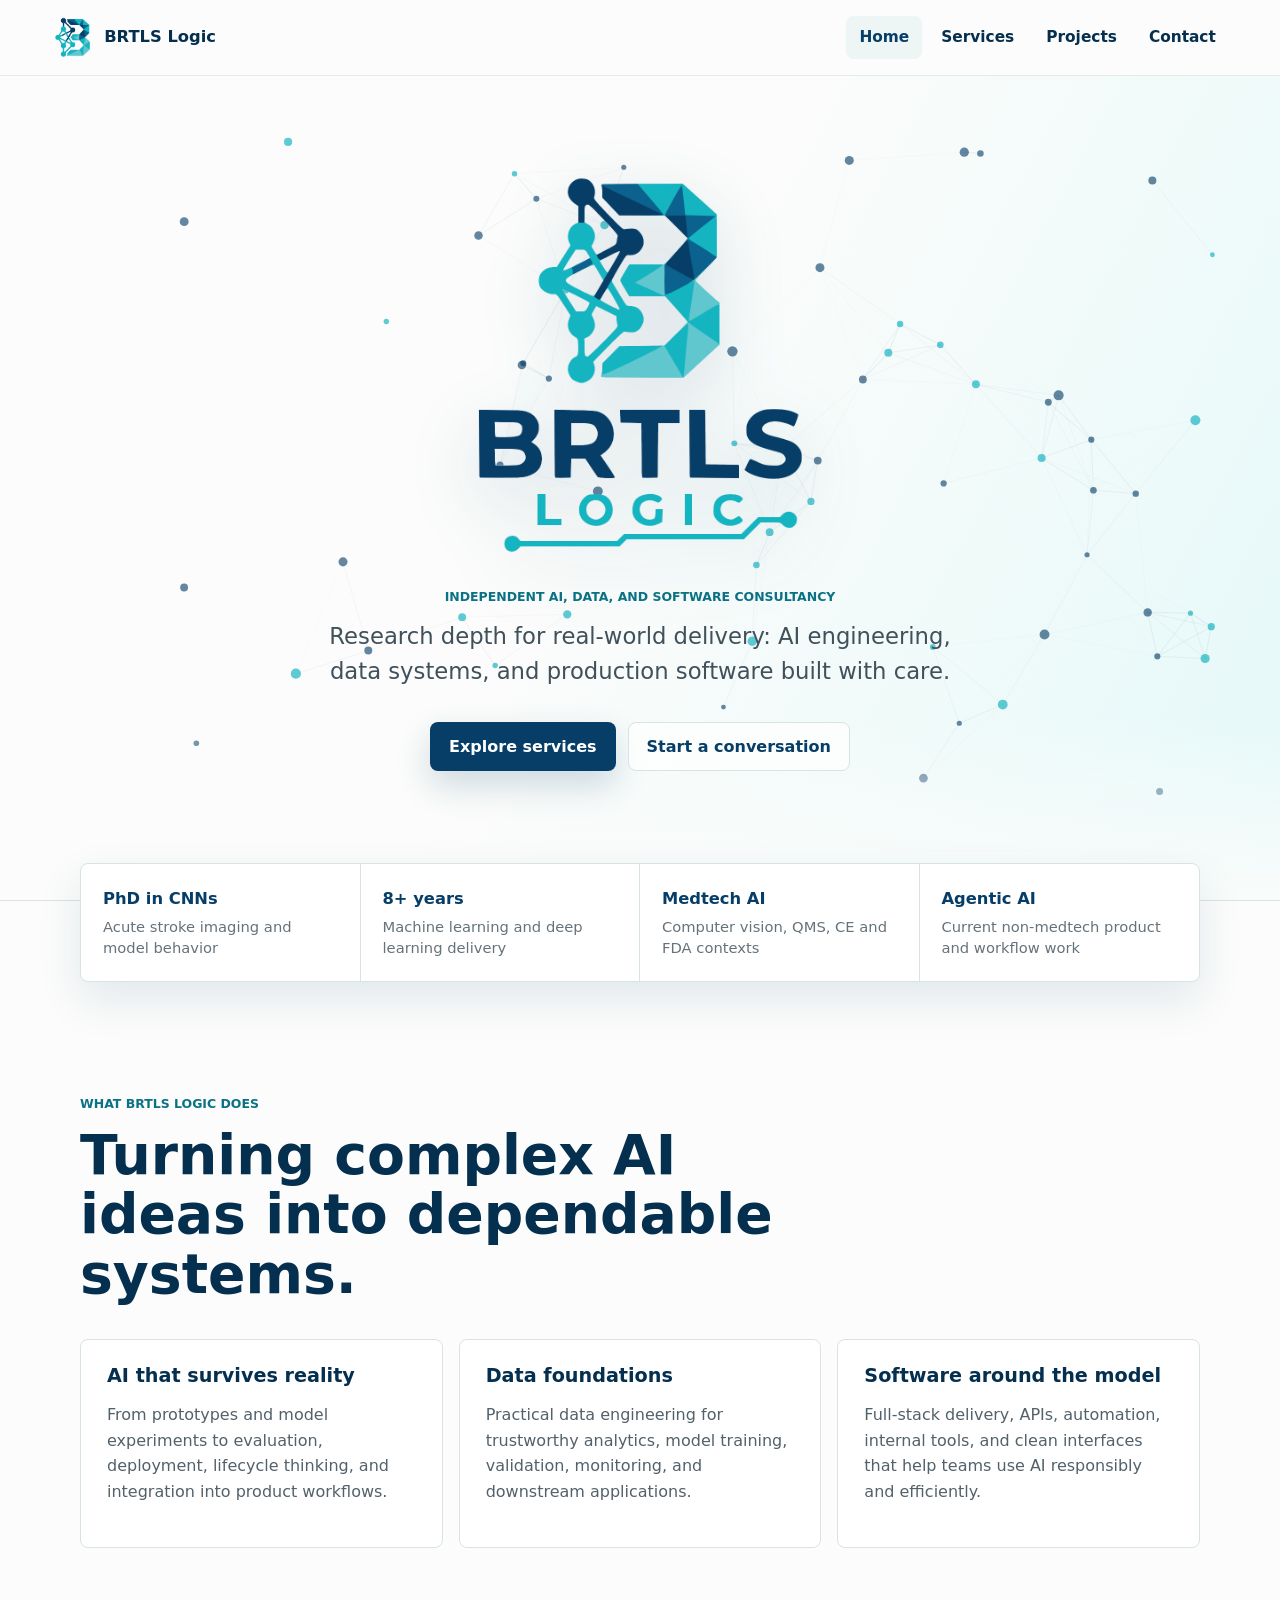
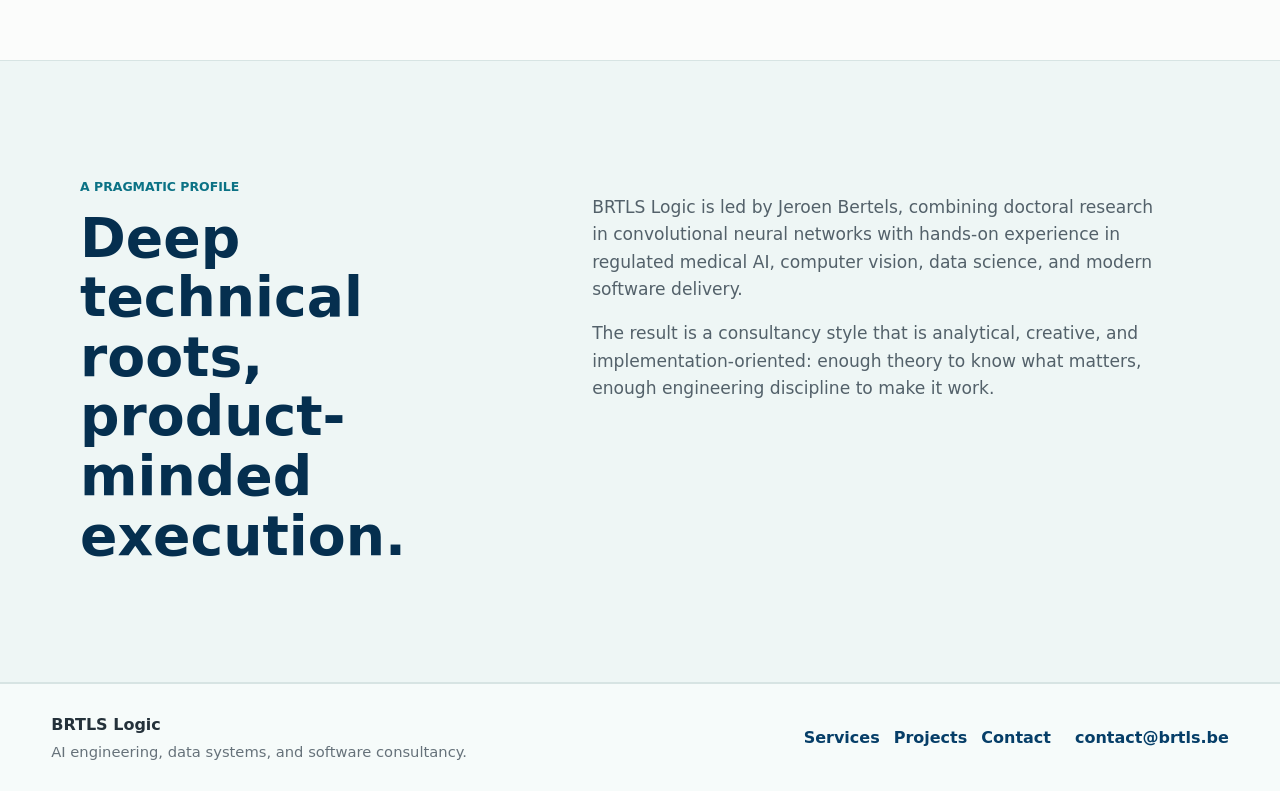
<file: index.html>
<!doctype html>
<html lang="en">
  <head>
    <meta charset="utf-8">
    <meta name="viewport" content="width=device-width, initial-scale=1">
    <meta name="description" content="BRTLS Logic provides consultancy at the intersection of AI engineering, data engineering, data science, and full-stack software development.">
    <link rel="canonical" href="https://brtls.be/">
    <meta property="og:title" content="BRTLS Logic">
    <meta property="og:description" content="AI engineering, data systems, and production software consultancy.">
    <meta property="og:type" content="website">
    <meta property="og:url" content="https://brtls.be/">
    <meta property="og:image" content="https://brtls.be/assets/icon-512.png">
    <title>BRTLS Logic | AI Engineering &amp; Software Consultancy</title>
    <link rel="icon" href="assets/brtls-mark.png" type="image/png">
    <link rel="apple-touch-icon" href="assets/apple-touch-icon.png">
    <link rel="manifest" href="site.webmanifest">
    <link rel="stylesheet" href="assets/styles.css">
    <script src="assets/site.js" defer></script>
  </head>
  <body data-page="home">
    <a class="skip-link" href="#main">Skip to content</a>
    <header class="site-header" data-header>
      <a class="brand" href="index.html" aria-label="BRTLS Logic home">
        <span class="brand__mark"><img src="assets/brtls-mark.png" alt=""></span>
        <span class="brand__word">BRTLS Logic</span>
      </a>
      <button class="nav-toggle" type="button" aria-expanded="false" aria-controls="site-nav" data-nav-toggle>
        <span class="nav-toggle__bar"></span>
        <span class="nav-toggle__bar"></span>
        <span class="nav-toggle__bar"></span>
        <span class="sr-only">Menu</span>
      </button>
      <nav class="site-nav" id="site-nav" data-nav>
        <a href="index.html" aria-current="page">Home</a>
        <a href="services.html">Services</a>
        <a href="projects.html">Projects</a>
        <a href="contact.html">Contact</a>
      </nav>
    </header>

    <main id="main">
      <section class="hero">
        <canvas class="logic-canvas" id="logic-canvas" aria-hidden="true"></canvas>
        <div class="hero__inner">
          <div class="hero__mark" aria-hidden="true">
            <img src="assets/brtls-logo-stack.png" alt="">
          </div>
          <div class="hero__content">
            <p class="eyebrow">Independent AI, data, and software consultancy</p>
            <h1 class="sr-only">BRTLS Logic</h1>
            <p class="hero__lead">
              Research depth for real-world delivery: AI engineering, data systems, and production software built with care.
            </p>
            <div class="hero__actions">
              <a class="button button--primary" href="services.html">Explore services</a>
              <a class="button button--secondary" href="contact.html">Start a conversation</a>
            </div>
          </div>
        </div>
      </section>

      <section class="proof-strip" aria-label="Background highlights">
        <div>
          <strong>PhD in CNNs</strong>
          <span>Acute stroke imaging and model behavior</span>
        </div>
        <div>
          <strong>8+ years</strong>
          <span>Machine learning and deep learning delivery</span>
        </div>
        <div>
          <strong>Medtech AI</strong>
          <span>Computer vision, QMS, CE and FDA contexts</span>
        </div>
        <div>
          <strong>Agentic AI</strong>
          <span>Current non-medtech product and workflow work</span>
        </div>
      </section>

      <section class="section section--intro">
        <div class="section__header">
          <p class="eyebrow">What BRTLS Logic does</p>
          <h2>Turning complex AI ideas into dependable systems.</h2>
        </div>
        <div class="intro-grid">
          <article>
            <h3>AI that survives reality</h3>
            <p>From prototypes and model experiments to evaluation, deployment, lifecycle thinking, and integration into product workflows.</p>
          </article>
          <article>
            <h3>Data foundations</h3>
            <p>Practical data engineering for trustworthy analytics, model training, validation, monitoring, and downstream applications.</p>
          </article>
          <article>
            <h3>Software around the model</h3>
            <p>Full-stack delivery, APIs, automation, internal tools, and clean interfaces that help teams use AI responsibly and efficiently.</p>
          </article>
        </div>
      </section>

      <section class="section section--band">
        <div class="split">
          <div>
            <p class="eyebrow">A pragmatic profile</p>
            <h2>Deep technical roots, product-minded execution.</h2>
          </div>
          <div class="split__copy">
            <p>
              BRTLS Logic is led by Jeroen Bertels, combining doctoral research in convolutional neural networks with hands-on experience in regulated medical AI, computer vision, data science, and modern software delivery.
            </p>
            <p>
              The result is a consultancy style that is analytical, creative, and implementation-oriented: enough theory to know what matters, enough engineering discipline to make it work.
            </p>
          </div>
        </div>
      </section>
    </main>

    <footer class="site-footer">
      <div>
        <strong>BRTLS Logic</strong>
        <p>AI engineering, data systems, and software consultancy.</p>
      </div>
      <nav aria-label="Footer">
        <a href="services.html">Services</a>
        <a href="projects.html">Projects</a>
        <a href="contact.html">Contact</a>
      </nav>
      <a href="mailto:contact@brtls.be">contact@brtls.be</a>
    </footer>
  </body>
</html>
</file>
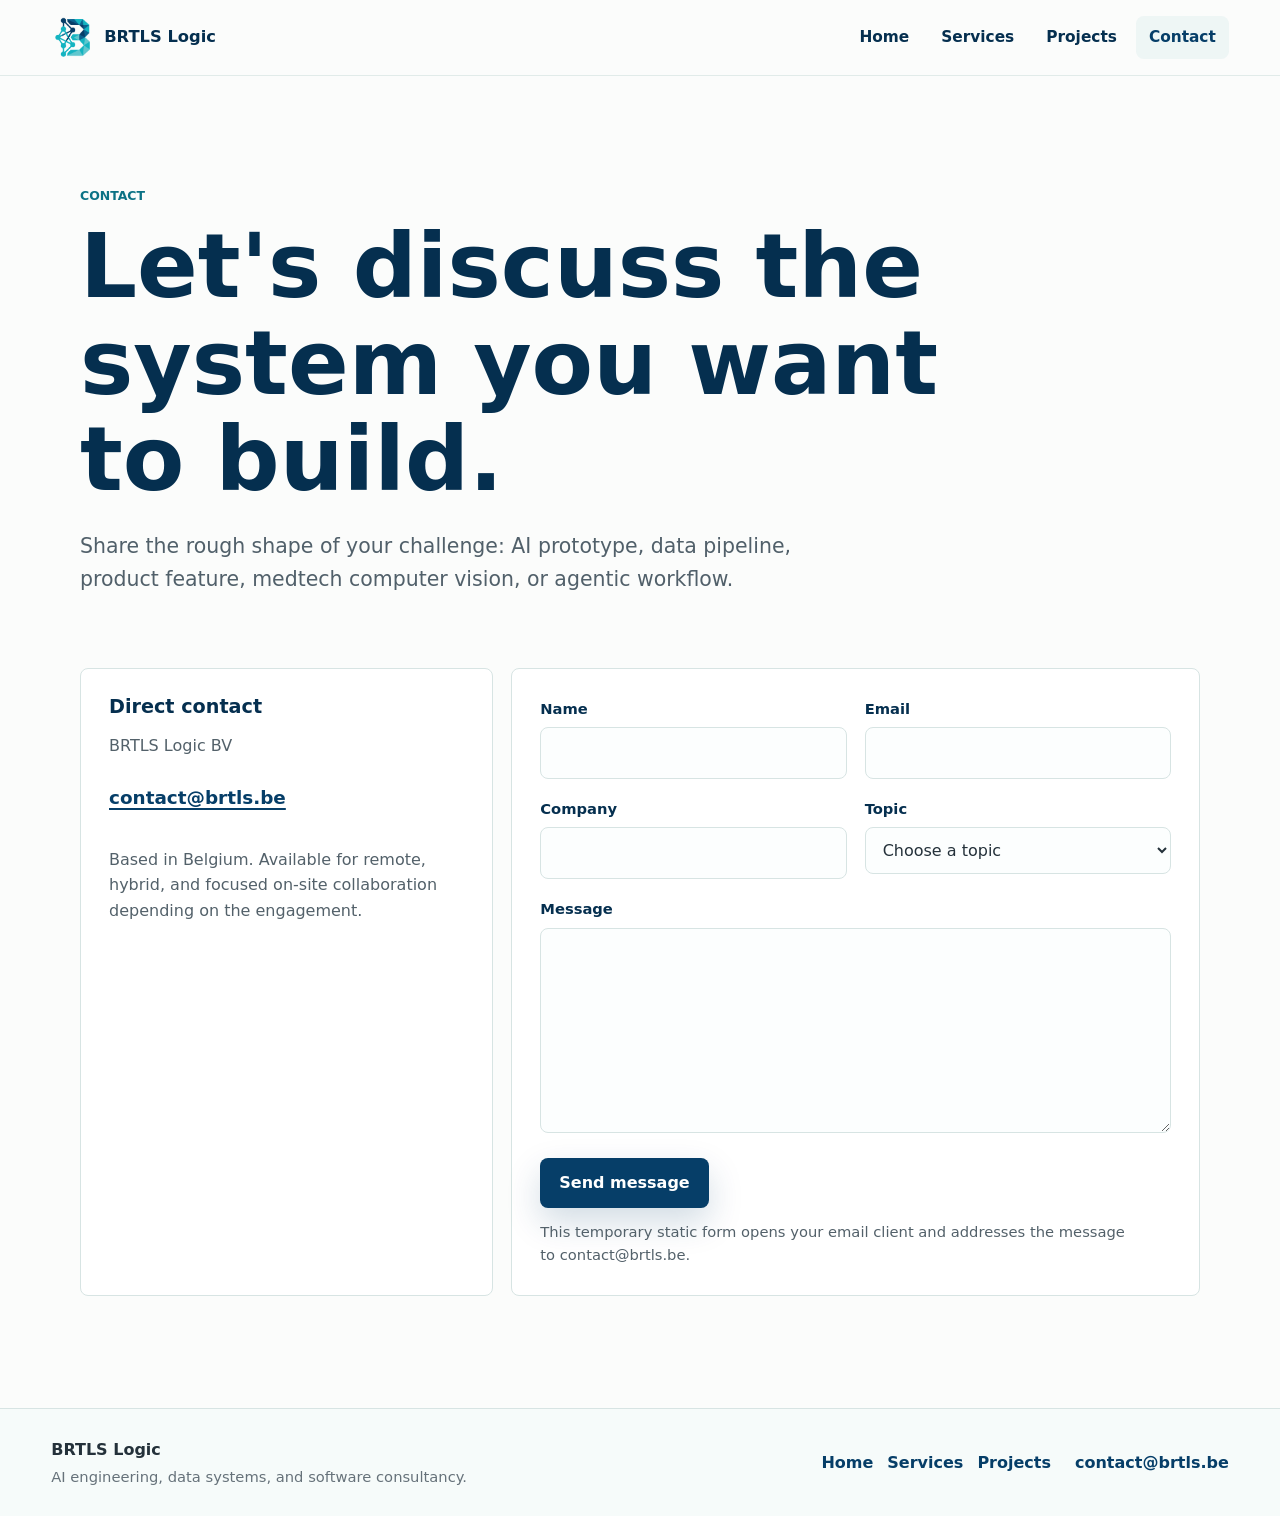
<file: contact.html>
<!doctype html>
<html lang="en">
  <head>
    <meta charset="utf-8">
    <meta name="viewport" content="width=device-width, initial-scale=1">
    <meta name="description" content="Contact BRTLS Logic for AI engineering, data engineering, data science, and software consultancy.">
    <link rel="canonical" href="https://brtls.be/contact.html">
    <meta property="og:title" content="Contact | BRTLS Logic">
    <meta property="og:description" content="Start a conversation with BRTLS Logic.">
    <meta property="og:type" content="website">
    <meta property="og:url" content="https://brtls.be/contact.html">
    <meta property="og:image" content="https://brtls.be/assets/icon-512.png">
    <title>Contact | BRTLS Logic</title>
    <link rel="icon" href="assets/brtls-mark.png" type="image/png">
    <link rel="apple-touch-icon" href="assets/apple-touch-icon.png">
    <link rel="manifest" href="site.webmanifest">
    <link rel="stylesheet" href="assets/styles.css">
    <script src="assets/site.js" defer></script>
  </head>
  <body data-page="contact">
    <a class="skip-link" href="#main">Skip to content</a>
    <header class="site-header" data-header>
      <a class="brand" href="index.html" aria-label="BRTLS Logic home">
        <span class="brand__mark"><img src="assets/brtls-mark.png" alt=""></span>
        <span class="brand__word">BRTLS Logic</span>
      </a>
      <button class="nav-toggle" type="button" aria-expanded="false" aria-controls="site-nav" data-nav-toggle>
        <span class="nav-toggle__bar"></span>
        <span class="nav-toggle__bar"></span>
        <span class="nav-toggle__bar"></span>
        <span class="sr-only">Menu</span>
      </button>
      <nav class="site-nav" id="site-nav" data-nav>
        <a href="index.html">Home</a>
        <a href="services.html">Services</a>
        <a href="projects.html">Projects</a>
        <a href="contact.html" aria-current="page">Contact</a>
      </nav>
    </header>

    <main id="main">
      <section class="page-hero">
        <p class="eyebrow">Contact</p>
        <h1>Let's discuss the system you want to build.</h1>
        <p>
          Share the rough shape of your challenge: AI prototype, data pipeline, product feature, medtech computer vision, or agentic workflow.
        </p>
      </section>

      <section class="contact-layout">
        <aside class="contact-panel">
          <h2>Direct contact</h2>
          <p>BRTLS Logic BV</p>
          <a class="contact-link" href="mailto:contact@brtls.be">contact@brtls.be</a>
          <p class="muted">Based in Belgium. Available for remote, hybrid, and focused on-site collaboration depending on the engagement.</p>
        </aside>

        <form class="contact-form" action="mailto:contact@brtls.be" method="post" enctype="text/plain" data-contact-form>
          <div class="field-group">
            <label for="name">Name</label>
            <input id="name" name="name" autocomplete="name" required>
          </div>
          <div class="field-group">
            <label for="email">Email</label>
            <input id="email" name="email" type="email" autocomplete="email" required>
          </div>
          <div class="field-group">
            <label for="company">Company</label>
            <input id="company" name="company" autocomplete="organization">
          </div>
          <div class="field-group">
            <label for="topic">Topic</label>
            <select id="topic" name="topic" required>
              <option value="">Choose a topic</option>
              <option>AI engineering</option>
              <option>Data engineering</option>
              <option>Data science</option>
              <option>Software development</option>
              <option>Medtech computer vision</option>
              <option>Agentic AI</option>
              <option>Other</option>
            </select>
          </div>
          <div class="field-group field-group--wide">
            <label for="message">Message</label>
            <textarea id="message" name="message" rows="7" required></textarea>
          </div>
          <button class="button button--primary" type="submit">Send message</button>
          <p class="form-note" data-form-note>This temporary static form opens your email client and addresses the message to contact@brtls.be.</p>
        </form>
      </section>
    </main>

    <footer class="site-footer">
      <div>
        <strong>BRTLS Logic</strong>
        <p>AI engineering, data systems, and software consultancy.</p>
      </div>
      <nav aria-label="Footer">
        <a href="index.html">Home</a>
        <a href="services.html">Services</a>
        <a href="projects.html">Projects</a>
      </nav>
      <a href="mailto:contact@brtls.be">contact@brtls.be</a>
    </footer>
  </body>
</html>
</file>
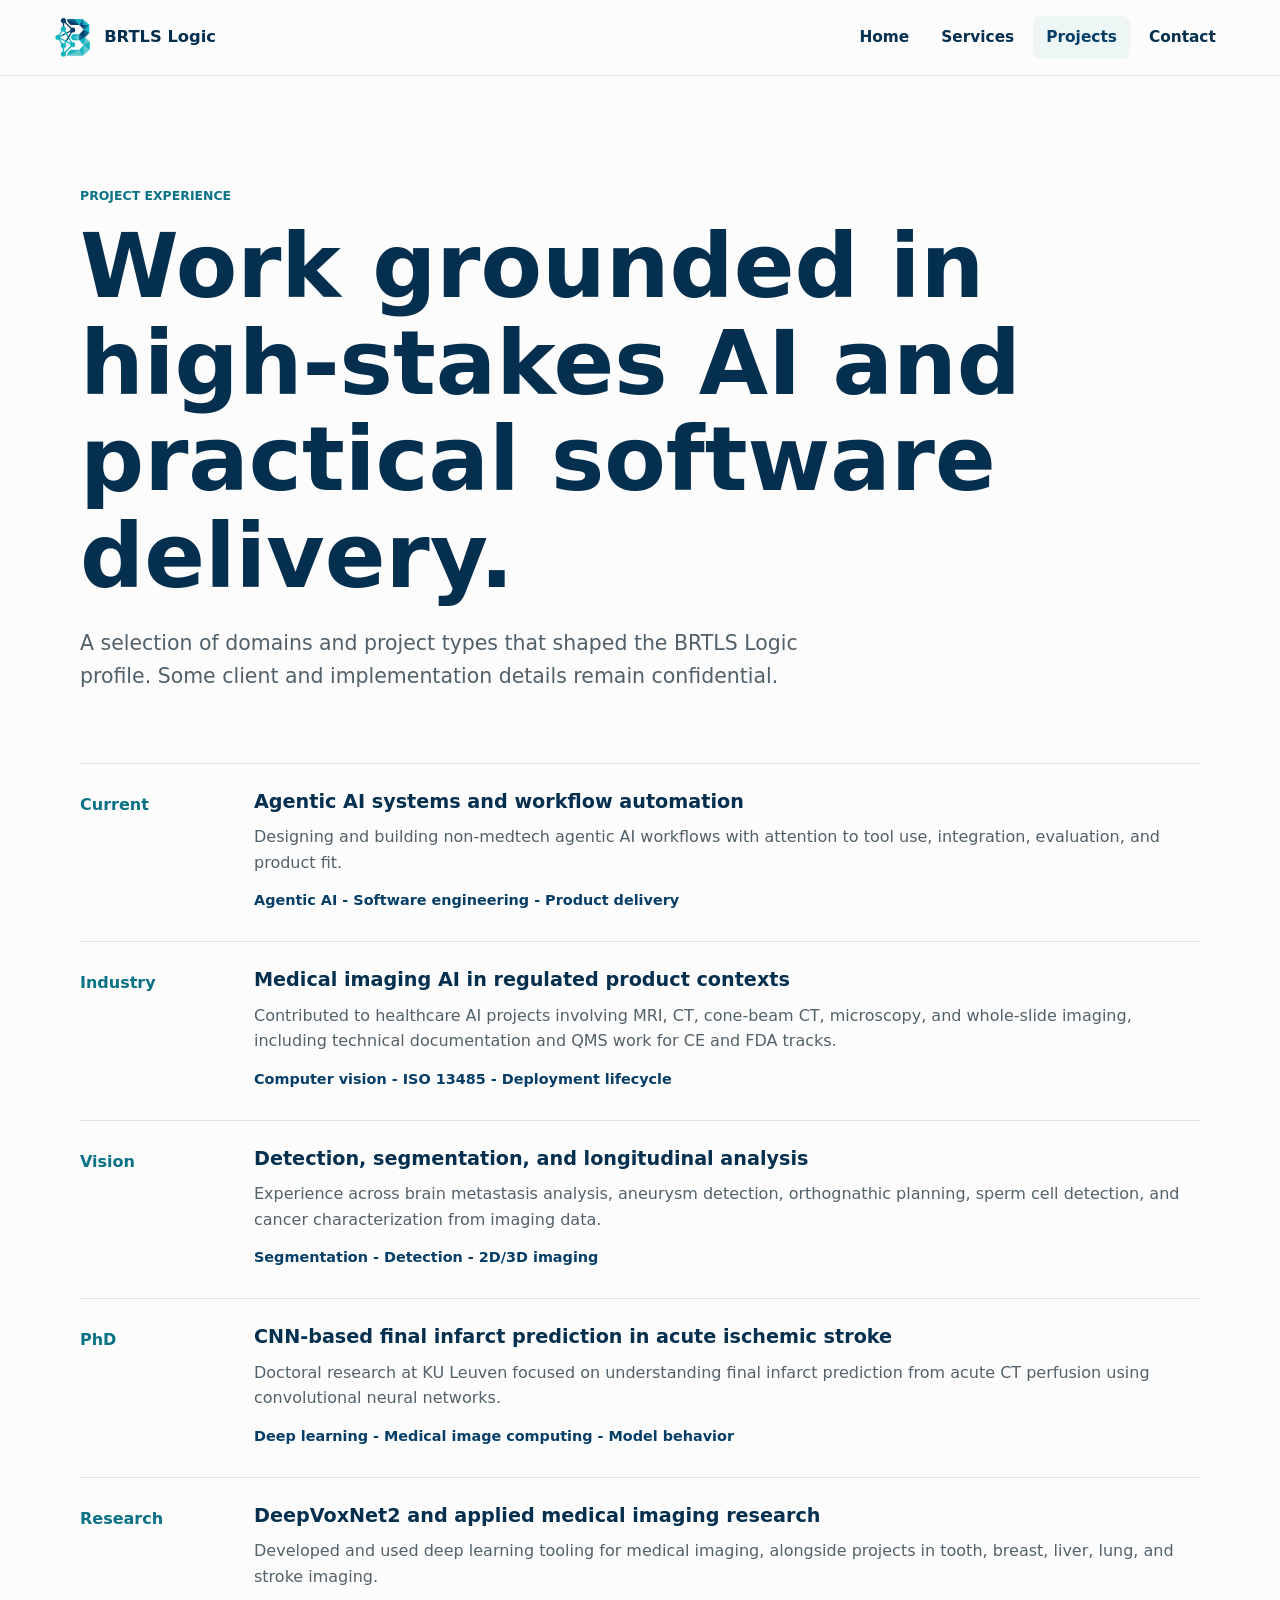
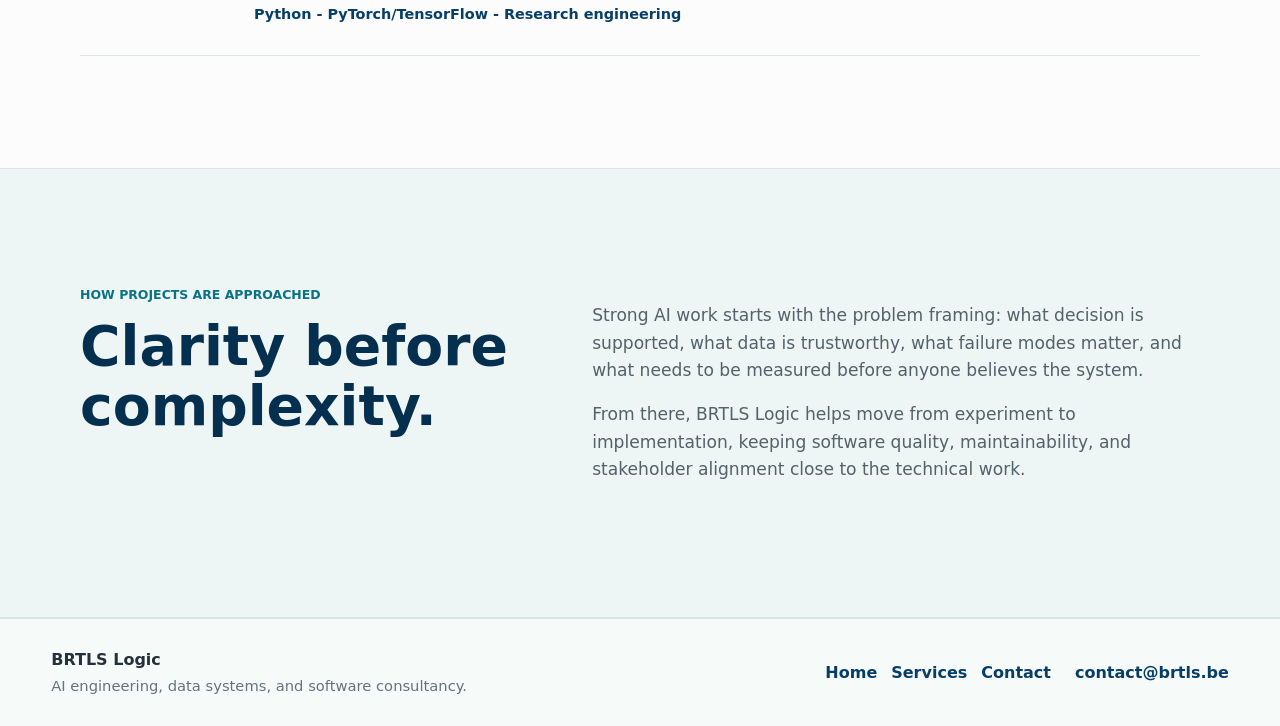
<file: projects.html>
<!doctype html>
<html lang="en">
  <head>
    <meta charset="utf-8">
    <meta name="viewport" content="width=device-width, initial-scale=1">
    <meta name="description" content="Selected project experience from BRTLS Logic across agentic AI, medical computer vision, data science, and regulated AI delivery.">
    <link rel="canonical" href="https://brtls.be/projects.html">
    <meta property="og:title" content="Projects | BRTLS Logic">
    <meta property="og:description" content="Selected experience across agentic AI, medical computer vision, data science, and regulated AI delivery.">
    <meta property="og:type" content="website">
    <meta property="og:url" content="https://brtls.be/projects.html">
    <meta property="og:image" content="https://brtls.be/assets/icon-512.png">
    <title>Projects | BRTLS Logic</title>
    <link rel="icon" href="assets/brtls-mark.png" type="image/png">
    <link rel="apple-touch-icon" href="assets/apple-touch-icon.png">
    <link rel="manifest" href="site.webmanifest">
    <link rel="stylesheet" href="assets/styles.css">
    <script src="assets/site.js" defer></script>
  </head>
  <body data-page="projects">
    <a class="skip-link" href="#main">Skip to content</a>
    <header class="site-header" data-header>
      <a class="brand" href="index.html" aria-label="BRTLS Logic home">
        <span class="brand__mark"><img src="assets/brtls-mark.png" alt=""></span>
        <span class="brand__word">BRTLS Logic</span>
      </a>
      <button class="nav-toggle" type="button" aria-expanded="false" aria-controls="site-nav" data-nav-toggle>
        <span class="nav-toggle__bar"></span>
        <span class="nav-toggle__bar"></span>
        <span class="nav-toggle__bar"></span>
        <span class="sr-only">Menu</span>
      </button>
      <nav class="site-nav" id="site-nav" data-nav>
        <a href="index.html">Home</a>
        <a href="services.html">Services</a>
        <a href="projects.html" aria-current="page">Projects</a>
        <a href="contact.html">Contact</a>
      </nav>
    </header>

    <main id="main">
      <section class="page-hero">
        <p class="eyebrow">Project experience</p>
        <h1>Work grounded in high-stakes AI and practical software delivery.</h1>
        <p>
          A selection of domains and project types that shaped the BRTLS Logic profile. Some client and implementation details remain confidential.
        </p>
      </section>

      <section class="timeline" aria-label="Selected project experience">
        <article class="timeline-item">
          <div class="timeline-item__meta">Current</div>
          <div class="timeline-item__body">
            <h2>Agentic AI systems and workflow automation</h2>
            <p>Designing and building non-medtech agentic AI workflows with attention to tool use, integration, evaluation, and product fit.</p>
            <span>Agentic AI - Software engineering - Product delivery</span>
          </div>
        </article>
        <article class="timeline-item">
          <div class="timeline-item__meta">Industry</div>
          <div class="timeline-item__body">
            <h2>Medical imaging AI in regulated product contexts</h2>
            <p>Contributed to healthcare AI projects involving MRI, CT, cone-beam CT, microscopy, and whole-slide imaging, including technical documentation and QMS work for CE and FDA tracks.</p>
            <span>Computer vision - ISO 13485 - Deployment lifecycle</span>
          </div>
        </article>
        <article class="timeline-item">
          <div class="timeline-item__meta">Vision</div>
          <div class="timeline-item__body">
            <h2>Detection, segmentation, and longitudinal analysis</h2>
            <p>Experience across brain metastasis analysis, aneurysm detection, orthognathic planning, sperm cell detection, and cancer characterization from imaging data.</p>
            <span>Segmentation - Detection - 2D/3D imaging</span>
          </div>
        </article>
        <article class="timeline-item">
          <div class="timeline-item__meta">PhD</div>
          <div class="timeline-item__body">
            <h2>CNN-based final infarct prediction in acute ischemic stroke</h2>
            <p>Doctoral research at KU Leuven focused on understanding final infarct prediction from acute CT perfusion using convolutional neural networks.</p>
            <span>Deep learning - Medical image computing - Model behavior</span>
          </div>
        </article>
        <article class="timeline-item">
          <div class="timeline-item__meta">Research</div>
          <div class="timeline-item__body">
            <h2>DeepVoxNet2 and applied medical imaging research</h2>
            <p>Developed and used deep learning tooling for medical imaging, alongside projects in tooth, breast, liver, lung, and stroke imaging.</p>
            <span>Python - PyTorch/TensorFlow - Research engineering</span>
          </div>
        </article>
      </section>

      <section class="section section--band">
        <div class="split">
          <div>
            <p class="eyebrow">How projects are approached</p>
            <h2>Clarity before complexity.</h2>
          </div>
          <div class="split__copy">
            <p>
              Strong AI work starts with the problem framing: what decision is supported, what data is trustworthy, what failure modes matter, and what needs to be measured before anyone believes the system.
            </p>
            <p>
              From there, BRTLS Logic helps move from experiment to implementation, keeping software quality, maintainability, and stakeholder alignment close to the technical work.
            </p>
          </div>
        </div>
      </section>
    </main>

    <footer class="site-footer">
      <div>
        <strong>BRTLS Logic</strong>
        <p>AI engineering, data systems, and software consultancy.</p>
      </div>
      <nav aria-label="Footer">
        <a href="index.html">Home</a>
        <a href="services.html">Services</a>
        <a href="contact.html">Contact</a>
      </nav>
      <a href="mailto:contact@brtls.be">contact@brtls.be</a>
    </footer>
  </body>
</html>
</file>
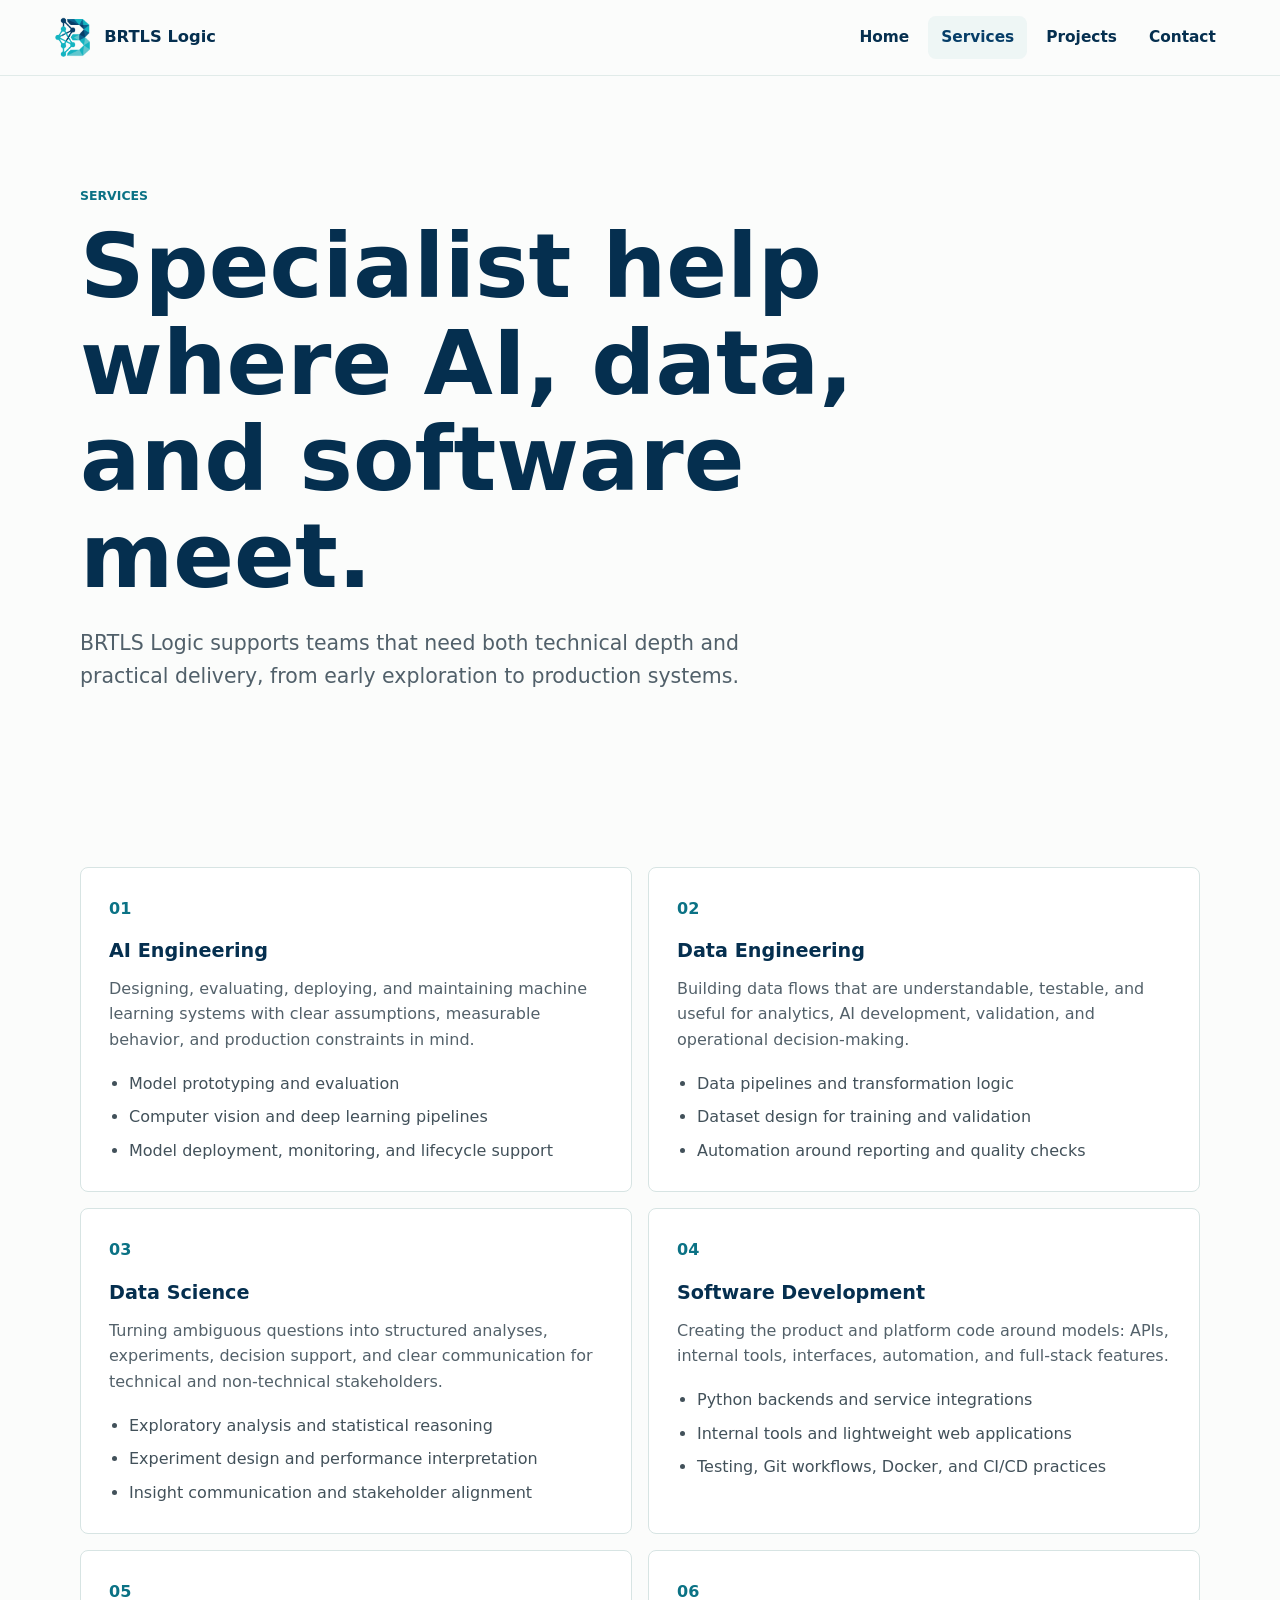
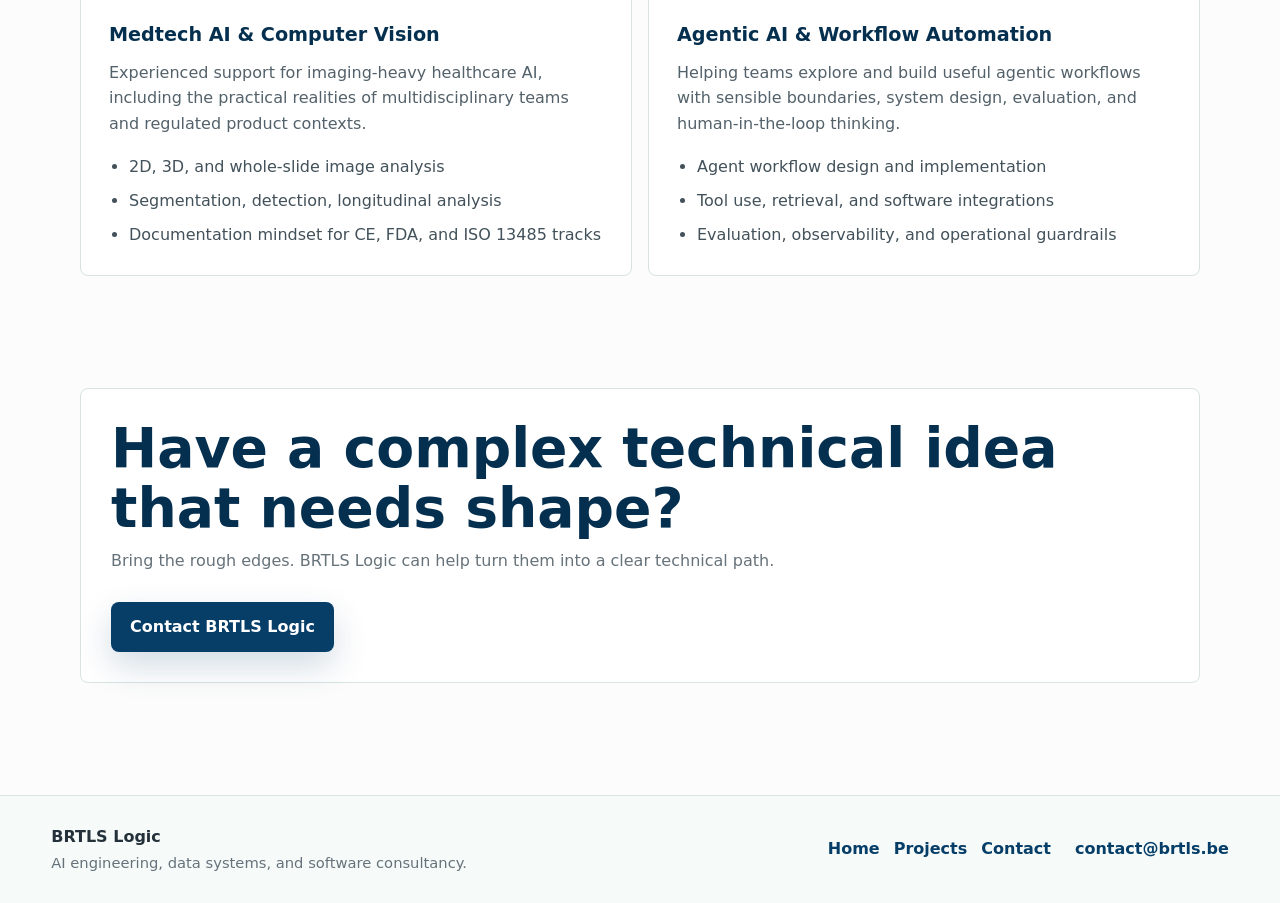
<file: services.html>
<!doctype html>
<html lang="en">
  <head>
    <meta charset="utf-8">
    <meta name="viewport" content="width=device-width, initial-scale=1">
    <meta name="description" content="Consultancy services from BRTLS Logic: AI engineering, data engineering, data science, full-stack software, and medtech computer vision.">
    <link rel="canonical" href="https://brtls.be/services.html">
    <meta property="og:title" content="Services | BRTLS Logic">
    <meta property="og:description" content="AI engineering, data engineering, data science, full-stack software, and medtech computer vision.">
    <meta property="og:type" content="website">
    <meta property="og:url" content="https://brtls.be/services.html">
    <meta property="og:image" content="https://brtls.be/assets/icon-512.png">
    <title>Services | BRTLS Logic</title>
    <link rel="icon" href="assets/brtls-mark.png" type="image/png">
    <link rel="apple-touch-icon" href="assets/apple-touch-icon.png">
    <link rel="manifest" href="site.webmanifest">
    <link rel="stylesheet" href="assets/styles.css">
    <script src="assets/site.js" defer></script>
  </head>
  <body data-page="services">
    <a class="skip-link" href="#main">Skip to content</a>
    <header class="site-header" data-header>
      <a class="brand" href="index.html" aria-label="BRTLS Logic home">
        <span class="brand__mark"><img src="assets/brtls-mark.png" alt=""></span>
        <span class="brand__word">BRTLS Logic</span>
      </a>
      <button class="nav-toggle" type="button" aria-expanded="false" aria-controls="site-nav" data-nav-toggle>
        <span class="nav-toggle__bar"></span>
        <span class="nav-toggle__bar"></span>
        <span class="nav-toggle__bar"></span>
        <span class="sr-only">Menu</span>
      </button>
      <nav class="site-nav" id="site-nav" data-nav>
        <a href="index.html">Home</a>
        <a href="services.html" aria-current="page">Services</a>
        <a href="projects.html">Projects</a>
        <a href="contact.html">Contact</a>
      </nav>
    </header>

    <main id="main">
      <section class="page-hero">
        <p class="eyebrow">Services</p>
        <h1>Specialist help where AI, data, and software meet.</h1>
        <p>
          BRTLS Logic supports teams that need both technical depth and practical delivery, from early exploration to production systems.
        </p>
      </section>

      <section class="section">
        <div class="service-grid">
          <article class="service-card">
            <span class="service-card__index">01</span>
            <h2>AI Engineering</h2>
            <p>Designing, evaluating, deploying, and maintaining machine learning systems with clear assumptions, measurable behavior, and production constraints in mind.</p>
            <ul>
              <li>Model prototyping and evaluation</li>
              <li>Computer vision and deep learning pipelines</li>
              <li>Model deployment, monitoring, and lifecycle support</li>
            </ul>
          </article>
          <article class="service-card">
            <span class="service-card__index">02</span>
            <h2>Data Engineering</h2>
            <p>Building data flows that are understandable, testable, and useful for analytics, AI development, validation, and operational decision-making.</p>
            <ul>
              <li>Data pipelines and transformation logic</li>
              <li>Dataset design for training and validation</li>
              <li>Automation around reporting and quality checks</li>
            </ul>
          </article>
          <article class="service-card">
            <span class="service-card__index">03</span>
            <h2>Data Science</h2>
            <p>Turning ambiguous questions into structured analyses, experiments, decision support, and clear communication for technical and non-technical stakeholders.</p>
            <ul>
              <li>Exploratory analysis and statistical reasoning</li>
              <li>Experiment design and performance interpretation</li>
              <li>Insight communication and stakeholder alignment</li>
            </ul>
          </article>
          <article class="service-card">
            <span class="service-card__index">04</span>
            <h2>Software Development</h2>
            <p>Creating the product and platform code around models: APIs, internal tools, interfaces, automation, and full-stack features.</p>
            <ul>
              <li>Python backends and service integrations</li>
              <li>Internal tools and lightweight web applications</li>
              <li>Testing, Git workflows, Docker, and CI/CD practices</li>
            </ul>
          </article>
          <article class="service-card">
            <span class="service-card__index">05</span>
            <h2>Medtech AI &amp; Computer Vision</h2>
            <p>Experienced support for imaging-heavy healthcare AI, including the practical realities of multidisciplinary teams and regulated product contexts.</p>
            <ul>
              <li>2D, 3D, and whole-slide image analysis</li>
              <li>Segmentation, detection, longitudinal analysis</li>
              <li>Documentation mindset for CE, FDA, and ISO 13485 tracks</li>
            </ul>
          </article>
          <article class="service-card">
            <span class="service-card__index">06</span>
            <h2>Agentic AI &amp; Workflow Automation</h2>
            <p>Helping teams explore and build useful agentic workflows with sensible boundaries, system design, evaluation, and human-in-the-loop thinking.</p>
            <ul>
              <li>Agent workflow design and implementation</li>
              <li>Tool use, retrieval, and software integrations</li>
              <li>Evaluation, observability, and operational guardrails</li>
            </ul>
          </article>
        </div>
      </section>

      <section class="cta-band">
        <div>
          <h2>Have a complex technical idea that needs shape?</h2>
          <p>Bring the rough edges. BRTLS Logic can help turn them into a clear technical path.</p>
        </div>
        <a class="button button--primary" href="contact.html">Contact BRTLS Logic</a>
      </section>
    </main>

    <footer class="site-footer">
      <div>
        <strong>BRTLS Logic</strong>
        <p>AI engineering, data systems, and software consultancy.</p>
      </div>
      <nav aria-label="Footer">
        <a href="index.html">Home</a>
        <a href="projects.html">Projects</a>
        <a href="contact.html">Contact</a>
      </nav>
      <a href="mailto:contact@brtls.be">contact@brtls.be</a>
    </footer>
  </body>
</html>
</file>
<file: assets/styles.css>
:root {
  color-scheme: light;
  --ink: #063e68;
  --ink-strong: #052f4f;
  --teal: #13b3c1;
  --teal-deep: #0b7285;
  --aqua: #5fc7cd;
  --mint: #dff8f8;
  --paper: #fbfcfb;
  --mist: #eef6f5;
  --line: #d7e4e3;
  --graphite: #24313a;
  --muted: #66727a;
  --white: #ffffff;
  --max: 1120px;
  --header-h: 76px;
  --radius: 8px;
  font-family: Inter, ui-sans-serif, system-ui, -apple-system, BlinkMacSystemFont, "Segoe UI", sans-serif;
}

* {
  box-sizing: border-box;
}

html {
  scroll-behavior: smooth;
}

body {
  margin: 0;
  color: var(--graphite);
  background: var(--paper);
  font-size: 16px;
  line-height: 1.6;
}

body.nav-open {
  overflow: hidden;
}

img,
svg {
  display: block;
  max-width: 100%;
}

a {
  color: inherit;
}

button,
input,
textarea,
select {
  font: inherit;
}

.skip-link {
  position: fixed;
  top: 12px;
  left: 12px;
  z-index: 100;
  transform: translateY(-140%);
  padding: 10px 14px;
  border-radius: var(--radius);
  background: var(--ink);
  color: var(--white);
  text-decoration: none;
}

.skip-link:focus {
  transform: translateY(0);
}

.sr-only {
  position: absolute;
  width: 1px;
  height: 1px;
  padding: 0;
  margin: -1px;
  overflow: hidden;
  clip: rect(0, 0, 0, 0);
  white-space: nowrap;
  border: 0;
}

.site-header {
  position: sticky;
  top: 0;
  z-index: 50;
  height: var(--header-h);
  display: flex;
  align-items: center;
  justify-content: space-between;
  gap: 28px;
  padding: 14px clamp(18px, 4vw, 56px);
  background: rgba(251, 252, 251, 0.88);
  border-bottom: 1px solid rgba(215, 228, 227, 0.7);
  backdrop-filter: blur(18px);
}

.brand {
  display: inline-flex;
  align-items: center;
  gap: 11px;
  min-width: 0;
  flex: 0 0 auto;
  color: var(--ink-strong);
  font-weight: 850;
  line-height: 1;
  text-decoration: none;
}

.brand__mark {
  width: 42px;
  height: 42px;
  overflow: visible;
  flex: 0 0 auto;
}

.brand__mark img {
  width: 100%;
  height: 100%;
  object-fit: contain;
}

.brand__word {
  white-space: nowrap;
  font-size: 1.02rem;
}

.site-nav {
  display: flex;
  align-items: center;
  gap: 6px;
}

.site-nav a {
  position: relative;
  padding: 9px 13px;
  border-radius: var(--radius);
  color: var(--ink-strong);
  font-size: 0.96rem;
  font-weight: 650;
  text-decoration: none;
}

.site-nav a:hover,
.site-nav a:focus-visible,
.site-nav a[aria-current="page"] {
  background: var(--mist);
  color: var(--ink);
  outline: none;
}

.nav-toggle {
  display: none;
  width: 44px;
  height: 44px;
  place-items: center;
  border: 1px solid var(--line);
  border-radius: var(--radius);
  background: var(--white);
  color: var(--ink);
}

.nav-toggle__bar {
  display: block;
  width: 20px;
  height: 2px;
  margin: 3px auto;
  background: currentColor;
  border-radius: 2px;
  transition: transform 180ms ease, opacity 180ms ease;
}

.nav-open .nav-toggle__bar:nth-child(1) {
  transform: translateY(5px) rotate(45deg);
}

.nav-open .nav-toggle__bar:nth-child(2) {
  opacity: 0;
}

.nav-open .nav-toggle__bar:nth-child(3) {
  transform: translateY(-5px) rotate(-45deg);
}

.hero {
  position: relative;
  min-height: calc(100svh - var(--header-h));
  overflow: hidden;
  border-bottom: 1px solid var(--line);
  background:
    linear-gradient(118deg, rgba(251, 252, 251, 0.96) 0%, rgba(251, 252, 251, 0.88) 48%, rgba(223, 248, 248, 0.82) 100%);
}

.hero::after {
  content: "";
  position: absolute;
  inset: auto 0 0;
  height: 22%;
  background: linear-gradient(180deg, rgba(251, 252, 251, 0), rgba(251, 252, 251, 0.92));
  pointer-events: none;
}

.logic-canvas {
  position: absolute;
  inset: 0;
  width: 100%;
  height: 100%;
}

.hero__inner {
  position: relative;
  z-index: 2;
  width: min(900px, calc(100% - 40px));
  min-height: calc(100svh - var(--header-h));
  margin: 0 auto;
  display: grid;
  grid-template-columns: 1fr;
  align-content: center;
  justify-items: center;
  gap: clamp(18px, 4vw, 30px);
  padding: clamp(34px, 6vw, 62px) 0 clamp(58px, 9vw, 94px);
  text-align: center;
}

.hero__content {
  max-width: 780px;
}

.eyebrow {
  margin: 0 0 12px;
  color: var(--teal-deep);
  font-size: 0.78rem;
  font-weight: 780;
  text-transform: uppercase;
}

h1,
h2,
h3,
p {
  text-wrap: pretty;
}

h1,
h2,
h3 {
  margin: 0;
  color: var(--ink-strong);
  line-height: 1.08;
}

h1 {
  max-width: 880px;
  font-size: clamp(3.2rem, 8.8vw, 7.2rem);
  font-weight: 850;
}

.hero__lead {
  max-width: 650px;
  margin: 10px auto 0;
  color: #41515b;
  font-size: clamp(1.12rem, 2vw, 1.42rem);
  line-height: 1.55;
}

.hero__actions,
.cta-band {
  display: flex;
  align-items: center;
  flex-wrap: wrap;
  gap: 12px;
}

.hero__actions {
  margin-top: 32px;
  justify-content: center;
}

.button {
  display: inline-flex;
  min-height: 46px;
  align-items: center;
  justify-content: center;
  padding: 11px 18px;
  border: 1px solid transparent;
  border-radius: var(--radius);
  font-weight: 760;
  text-decoration: none;
  cursor: pointer;
  transition: transform 180ms ease, border-color 180ms ease, background 180ms ease, color 180ms ease;
}

.button:hover,
.button:focus-visible {
  transform: translateY(-1px);
  outline: none;
}

.button--primary {
  background: var(--ink);
  color: var(--white);
  box-shadow: 0 14px 34px rgba(6, 62, 104, 0.18);
}

.button--primary:hover,
.button--primary:focus-visible {
  background: var(--teal-deep);
}

.button--secondary {
  background: rgba(255, 255, 255, 0.72);
  border-color: var(--line);
  color: var(--ink);
}

.button--secondary:hover,
.button--secondary:focus-visible {
  border-color: var(--teal);
  background: var(--white);
}

.hero__mark {
  justify-self: center;
  width: clamp(220px, 28vw, 340px);
  padding: 0;
  filter: drop-shadow(0 22px 34px rgba(6, 62, 104, 0.16));
}

.hero__mark img {
  width: 100%;
  height: auto;
}

.proof-strip {
  width: min(var(--max), calc(100% - 40px));
  margin: -38px auto 0;
  position: relative;
  z-index: 3;
  display: grid;
  grid-template-columns: repeat(4, minmax(0, 1fr));
  background: var(--white);
  border: 1px solid var(--line);
  border-radius: var(--radius);
  box-shadow: 0 18px 45px rgba(6, 62, 104, 0.1);
}

.proof-strip div {
  min-width: 0;
  padding: 22px;
  border-right: 1px solid var(--line);
}

.proof-strip div:last-child {
  border-right: 0;
}

.proof-strip strong {
  display: block;
  color: var(--ink);
  font-size: 1.02rem;
}

.proof-strip span {
  display: block;
  margin-top: 4px;
  color: var(--muted);
  font-size: 0.92rem;
  line-height: 1.45;
}

.section,
.page-hero,
.timeline,
.contact-layout,
.cta-band {
  width: min(var(--max), calc(100% - 40px));
  margin-inline: auto;
}

.section {
  padding: clamp(72px, 10vw, 112px) 0;
}

.section__header {
  max-width: 760px;
  margin-bottom: 34px;
}

.section__header h2,
.split h2,
.cta-band h2 {
  font-size: clamp(2rem, 4.5vw, 3.45rem);
}

.intro-grid,
.service-grid {
  display: grid;
  grid-template-columns: repeat(3, minmax(0, 1fr));
  gap: 16px;
}

.intro-grid article,
.service-card,
.contact-panel,
.contact-form {
  border: 1px solid var(--line);
  border-radius: var(--radius);
  background: var(--white);
}

.intro-grid article {
  padding: 26px;
}

.intro-grid h3,
.service-card h2,
.contact-panel h2,
.timeline-item h2 {
  font-size: 1.2rem;
}

.intro-grid p,
.service-card p,
.timeline-item p,
.split__copy p,
.contact-panel p,
.form-note {
  color: #53616a;
}

.section--band {
  width: 100%;
  max-width: none;
  padding: clamp(72px, 10vw, 116px) max(20px, calc((100vw - var(--max)) / 2));
  background: var(--mist);
  border-top: 1px solid var(--line);
  border-bottom: 1px solid var(--line);
}

.split {
  display: grid;
  grid-template-columns: minmax(0, 0.84fr) minmax(0, 1.16fr);
  gap: clamp(28px, 6vw, 72px);
  align-items: start;
}

.split__copy {
  font-size: 1.07rem;
}

.page-hero {
  padding: clamp(64px, 10vw, 110px) 0 clamp(36px, 6vw, 62px);
}

.page-hero h1 {
  max-width: 980px;
  font-size: clamp(2.65rem, 7vw, 5.8rem);
}

.page-hero p:not(.eyebrow) {
  max-width: 740px;
  margin: 22px 0 0;
  color: #51606a;
  font-size: clamp(1.05rem, 1.8vw, 1.28rem);
}

.service-grid {
  grid-template-columns: repeat(2, minmax(0, 1fr));
}

.service-card {
  padding: 28px;
}

.service-card__index {
  display: inline-flex;
  margin-bottom: 20px;
  color: var(--teal-deep);
  font-weight: 800;
}

.service-card p {
  margin: 14px 0 18px;
}

.service-card ul {
  margin: 0;
  padding-left: 20px;
  color: #42515a;
}

.service-card li + li {
  margin-top: 8px;
}

.timeline {
  padding: 8px 0 clamp(72px, 10vw, 112px);
}

.timeline-item {
  display: grid;
  grid-template-columns: 150px minmax(0, 1fr);
  gap: 24px;
  padding: 28px 0;
  border-top: 1px solid var(--line);
}

.timeline-item:last-child {
  border-bottom: 1px solid var(--line);
}

.timeline-item__meta {
  color: var(--teal-deep);
  font-weight: 800;
}

.timeline-item__body p {
  margin: 12px 0 12px;
}

.timeline-item__body span {
  display: inline-flex;
  color: var(--ink);
  font-size: 0.9rem;
  font-weight: 750;
}

.cta-band {
  justify-content: space-between;
  gap: 28px;
  margin-bottom: clamp(72px, 10vw, 112px);
  padding: 30px;
  border: 1px solid var(--line);
  border-radius: var(--radius);
  background: var(--white);
}

.cta-band p {
  margin: 10px 0 0;
  color: var(--muted);
}

.contact-layout {
  display: grid;
  grid-template-columns: minmax(240px, 0.75fr) minmax(0, 1.25fr);
  gap: 18px;
  padding: 10px 0 clamp(72px, 10vw, 112px);
}

.contact-panel,
.contact-form {
  padding: 28px;
}

.contact-link {
  display: inline-flex;
  margin: 8px 0 18px;
  color: var(--ink);
  font-size: 1.15rem;
  font-weight: 780;
  text-decoration-thickness: 2px;
  text-underline-offset: 4px;
}

.muted {
  color: var(--muted);
}

.contact-form {
  display: grid;
  grid-template-columns: repeat(2, minmax(0, 1fr));
  gap: 18px;
}

.field-group,
.field-group--wide,
.contact-form .button,
.form-note {
  min-width: 0;
}

.field-group--wide,
.contact-form .button,
.form-note {
  grid-column: 1 / -1;
}

.field-group label {
  display: block;
  margin-bottom: 7px;
  color: var(--ink-strong);
  font-size: 0.92rem;
  font-weight: 750;
}

.field-group input,
.field-group textarea,
.field-group select {
  width: 100%;
  border: 1px solid var(--line);
  border-radius: var(--radius);
  background: #fcfefe;
  color: var(--graphite);
  padding: 12px 13px;
  outline: none;
  transition: border-color 160ms ease, box-shadow 160ms ease;
}

.field-group textarea {
  resize: vertical;
  min-height: 168px;
}

.field-group input:focus,
.field-group textarea:focus,
.field-group select:focus {
  border-color: var(--teal);
  box-shadow: 0 0 0 4px rgba(19, 179, 193, 0.14);
}

.contact-form .button {
  justify-self: start;
}

.form-note {
  margin: -6px 0 0;
  font-size: 0.92rem;
}

.site-footer {
  display: grid;
  grid-template-columns: minmax(0, 1fr) auto auto;
  align-items: center;
  gap: 24px;
  padding: 28px clamp(18px, 4vw, 56px);
  border-top: 1px solid var(--line);
  background: #f6fbfa;
}

.site-footer p {
  margin: 2px 0 0;
  color: var(--muted);
  font-size: 0.92rem;
}

.site-footer nav {
  display: flex;
  flex-wrap: wrap;
  gap: 14px;
}

.site-footer a {
  color: var(--ink);
  font-weight: 700;
  text-decoration: none;
}

.site-footer a:hover,
.site-footer a:focus-visible {
  color: var(--teal-deep);
  outline: none;
}

@media (max-width: 880px) {
  :root {
    --header-h: 68px;
  }

  .site-header {
    padding: 10px 20px;
    background: var(--paper);
    border-bottom-color: var(--line);
    backdrop-filter: none;
    box-shadow: 0 1px 0 rgba(215, 228, 227, 0.55);
  }

  .brand {
    gap: 9px;
  }

  .brand__mark {
    width: 36px;
    height: 38px;
  }

  .nav-toggle {
    display: block;
    position: relative;
    z-index: 60;
  }

  .site-nav {
    position: fixed;
    inset: var(--header-h) 0 auto;
    display: grid;
    gap: 0;
    padding: 12px 20px 20px;
    background: rgba(251, 252, 251, 0.98);
    border-bottom: 1px solid var(--line);
    box-shadow: 0 24px 42px rgba(6, 62, 104, 0.12);
    transform: translateY(-120%);
    transition: transform 220ms ease;
  }

  .nav-open .site-nav {
    transform: translateY(0);
  }

  .site-nav a {
    padding: 13px 10px;
  }

  .hero__inner {
    align-content: center;
  }

  .hero__mark {
    width: min(250px, 68vw);
    justify-self: center;
    opacity: 0.95;
  }

  .proof-strip,
  .intro-grid,
  .service-grid,
  .split,
  .contact-layout {
    grid-template-columns: 1fr;
  }

  .proof-strip {
    margin-top: 0;
  }

  .proof-strip div {
    border-right: 0;
    border-bottom: 1px solid var(--line);
  }

  .proof-strip div:last-child {
    border-bottom: 0;
  }

  .timeline-item {
    grid-template-columns: 1fr;
    gap: 6px;
  }

  .contact-form {
    grid-template-columns: 1fr;
  }

  .site-footer {
    grid-template-columns: 1fr;
    align-items: start;
  }
}

@media (max-width: 540px) {
  body {
    font-size: 15px;
  }

  .hero__inner,
  .section,
  .page-hero,
  .timeline,
  .contact-layout,
  .cta-band,
  .proof-strip {
    width: min(100% - 32px, var(--max));
  }

  h1 {
    font-size: clamp(2.85rem, 15vw, 4.2rem);
  }

  .page-hero h1 {
    font-size: clamp(2.35rem, 12vw, 3.6rem);
  }

  .button {
    width: 100%;
  }

  .hero__actions,
  .cta-band {
    align-items: stretch;
  }

  .service-card,
  .intro-grid article,
  .contact-panel,
  .contact-form,
  .cta-band {
    padding: 22px;
  }
}

@media (prefers-reduced-motion: reduce) {
  *,
  *::before,
  *::after {
    scroll-behavior: auto !important;
    transition-duration: 0.001ms !important;
    animation-duration: 0.001ms !important;
  }
}
</file>
